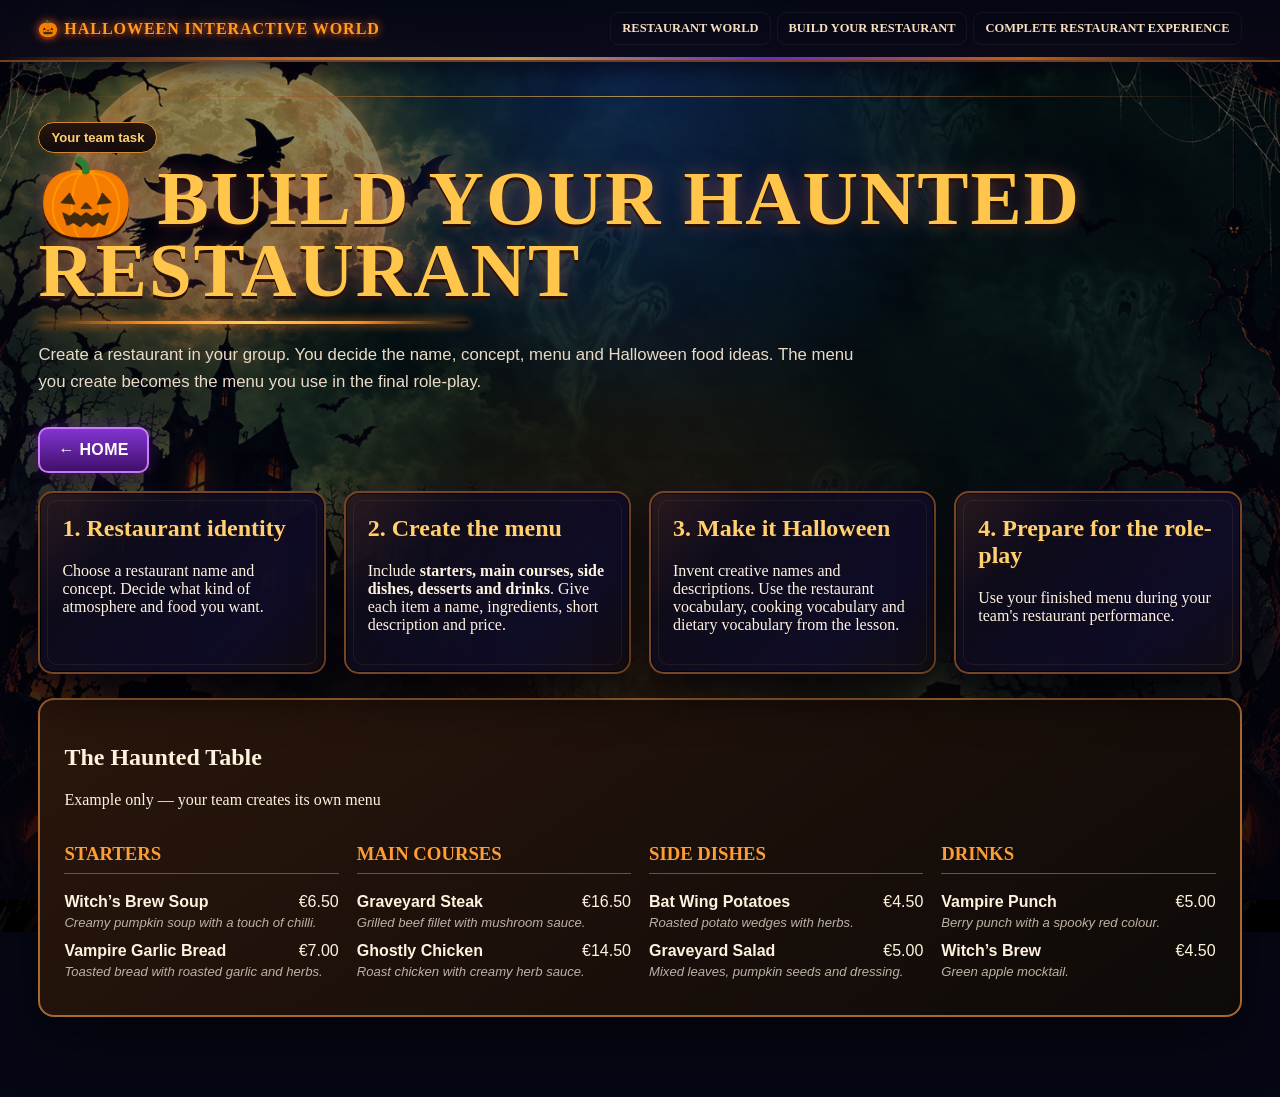
<file: create-restaurant.html>
<!doctype html><html lang="en"><head><meta charset="utf-8"><meta name="viewport" content="width=device-width,initial-scale=1"><title>Build Your Restaurant</title><link rel="stylesheet" href="styles.css"></head><body><header class="topbar"><div class="container nav"><a class="brand" href="index.html">🎃 HALLOWEEN INTERACTIVE WORLD</a><nav class="navlinks"><a href="restaurant.html">Restaurant World</a><a href="create-restaurant.html">Build Your Restaurant</a><a href="ordering.html">Complete Restaurant Experience</a></nav></div></header><main class="container page"><div class="toolbar"><div><span class="pill">Your team task</span><h1>🎃 Build Your Haunted Restaurant</h1><p class="lead">Create a restaurant in your group. You decide the name, concept, menu and Halloween food ideas. The menu you create becomes the menu you use in the final role-play.</p></div><a class="btn secondary" href="index.html">← Home</a></div><section class="grid"><article class="card"><h2>1. Restaurant identity</h2><p>Choose a restaurant name and concept. Decide what kind of atmosphere and food you want.</p></article><article class="card"><h2>2. Create the menu</h2><p>Include <b>starters, main courses, side dishes, desserts and drinks</b>. Give each item a name, ingredients, short description and price.</p></article><article class="card"><h2>3. Make it Halloween</h2><p>Invent creative names and descriptions. Use the restaurant vocabulary, cooking vocabulary and dietary vocabulary from the lesson.</p></article><article class="card"><h2>4. Prepare for the role-play</h2><p>Use your finished menu during your team's restaurant performance.</p></article></section><section class="menu-real" style="margin-top:24px"><h2>The Haunted Table</h2><p class="subtitle">Example only — your team creates its own menu</p><div class="menu-cols"><div><h3>Starters</h3><div class="menu-item"><strong>Witch’s Brew Soup</strong><span>€6.50</span><em>Creamy pumpkin soup with a touch of chilli.</em></div><div class="menu-item"><strong>Vampire Garlic Bread</strong><span>€7.00</span><em>Toasted bread with roasted garlic and herbs.</em></div></div><div><h3>Main courses</h3><div class="menu-item"><strong>Graveyard Steak</strong><span>€16.50</span><em>Grilled beef fillet with mushroom sauce.</em></div><div class="menu-item"><strong>Ghostly Chicken</strong><span>€14.50</span><em>Roast chicken with creamy herb sauce.</em></div></div><div><h3>Side dishes</h3><div class="menu-item"><strong>Bat Wing Potatoes</strong><span>€4.50</span><em>Roasted potato wedges with herbs.</em></div><div class="menu-item"><strong>Graveyard Salad</strong><span>€5.00</span><em>Mixed leaves, pumpkin seeds and dressing.</em></div></div><div><h3>Drinks</h3><div class="menu-item"><strong>Vampire Punch</strong><span>€5.00</span><em>Berry punch with a spooky red colour.</em></div><div class="menu-item"><strong>Witch’s Brew</strong><span>€4.50</span><em>Green apple mocktail.</em></div></div></div></section></main></body></html>
</file>
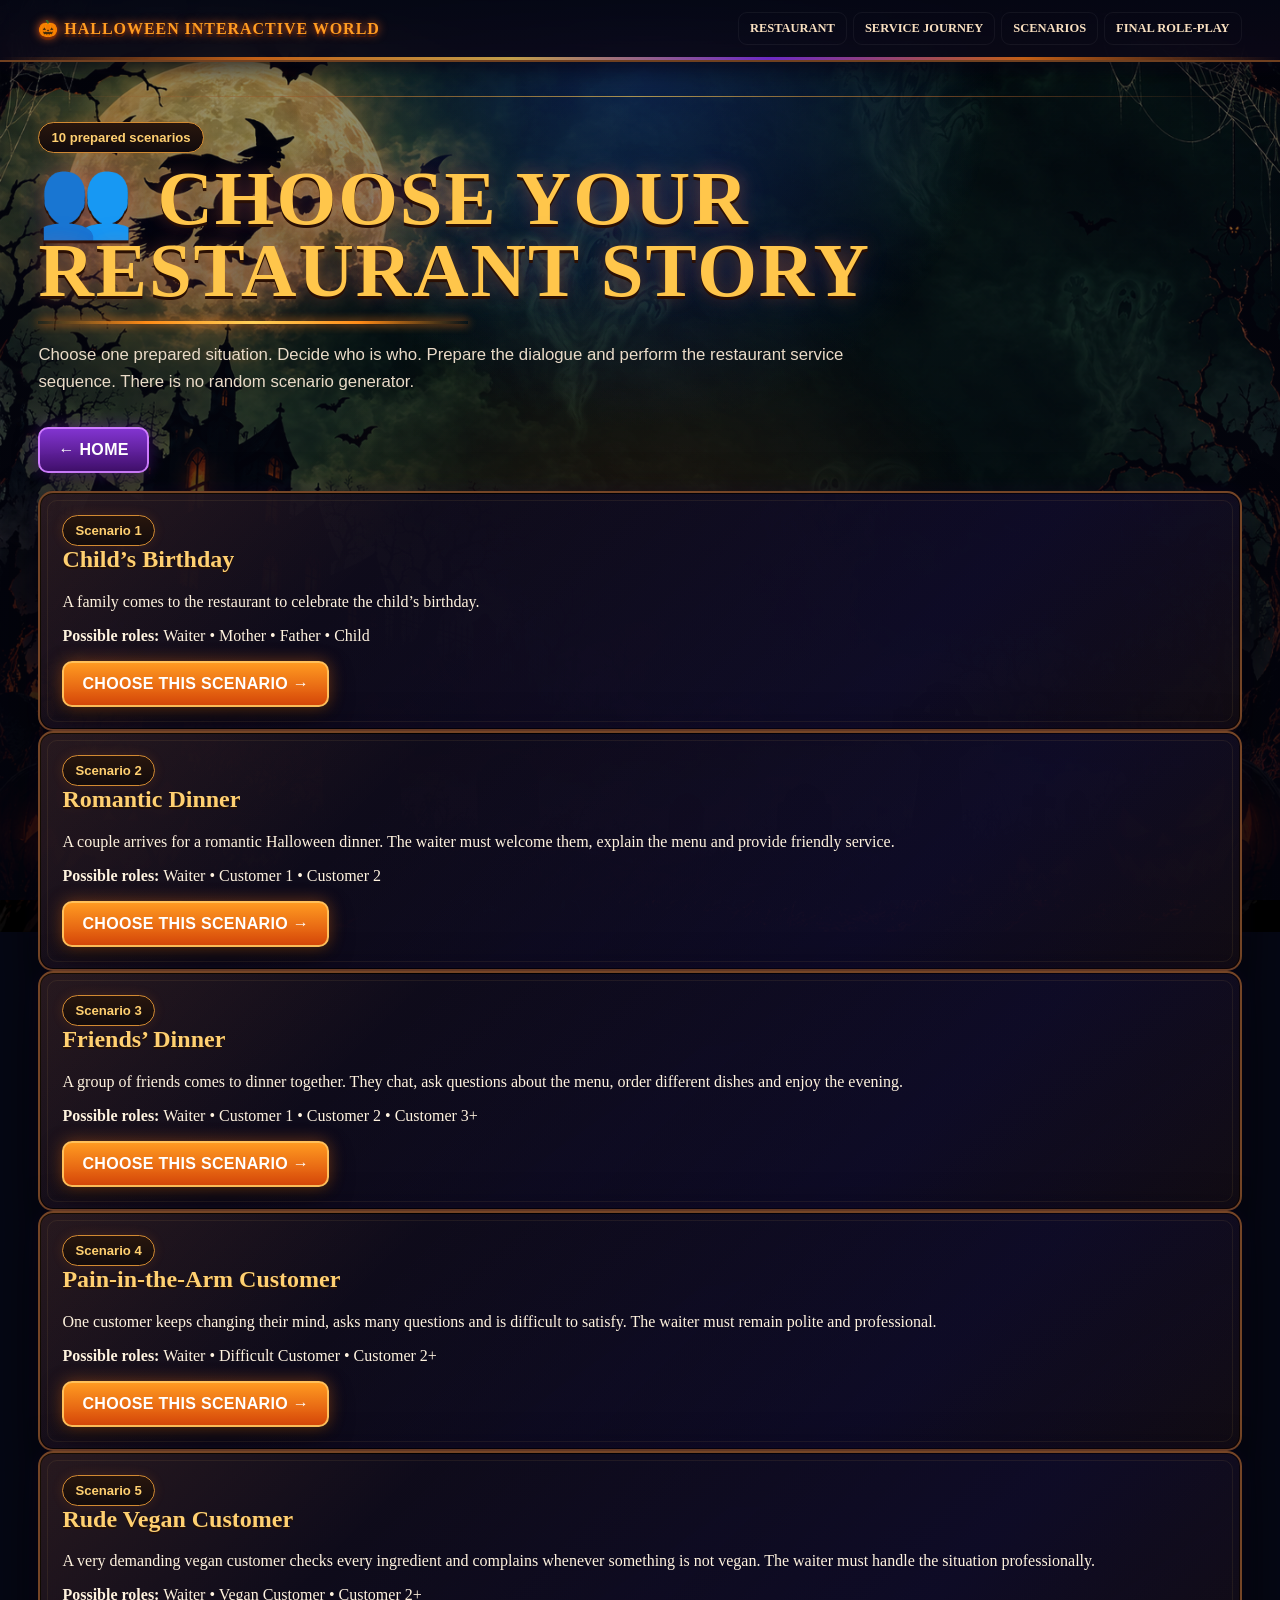
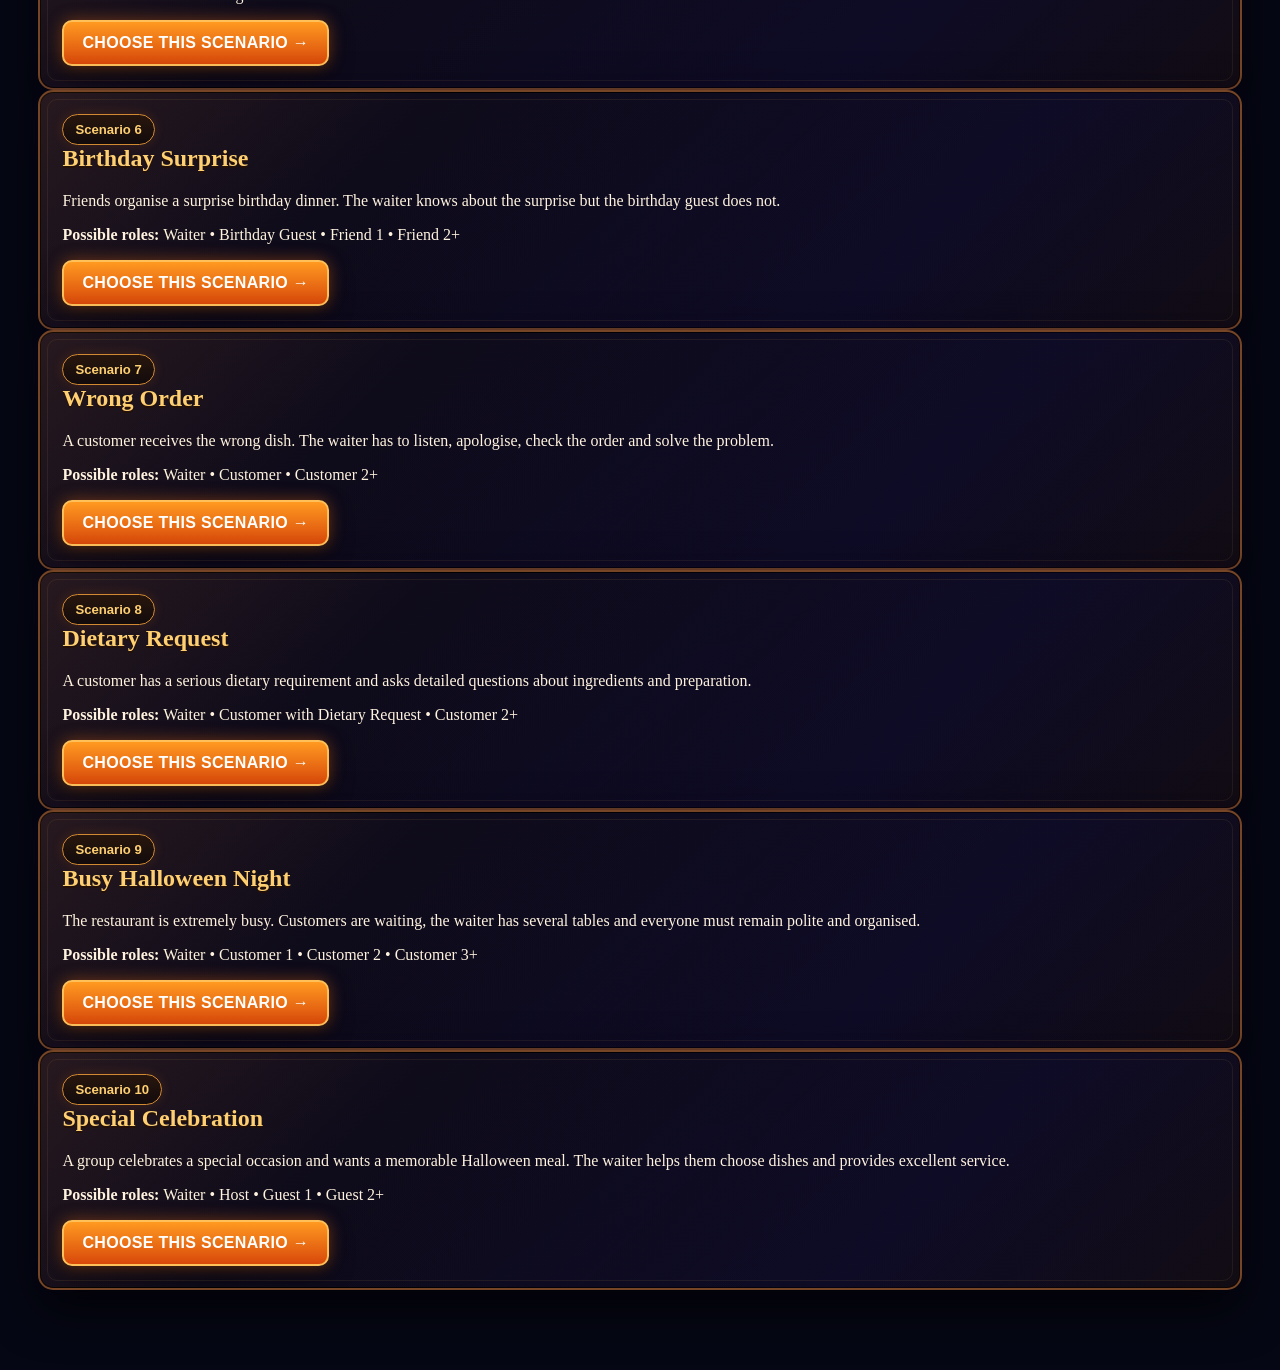
<file: group-prep.html>
<!doctype html><html lang="en"><head><meta charset="utf-8"><meta name="viewport" content="width=device-width,initial-scale=1"><title>Role-Play Scenarios</title><link rel="stylesheet" href="styles.css"></head><body><header class="topbar"><div class="container nav"><a class="brand" href="index.html">🎃 HALLOWEEN INTERACTIVE WORLD</a><nav class="navlinks"><a href="restaurant.html">Restaurant</a><a href="ordering.html">Service Journey</a><a href="group-prep.html">Scenarios</a><a href="roleplay.html">Final Role-Play</a></nav></div></header><main class="container page"><div class="toolbar"><div><span class="pill">10 prepared scenarios</span><h1>👥 Choose Your Restaurant Story</h1><p class="lead">Choose one prepared situation. Decide who is who. Prepare the dialogue and perform the restaurant service sequence. There is no random scenario generator.</p></div><a class="btn secondary" href="index.html">← Home</a></div><section class="scenario-picker" id="scenarios"></section></main><script>
const S=[
['Child’s Birthday','A family comes to the restaurant to celebrate the child’s birthday.','Waiter','Mother','Father','Child'],
['Romantic Dinner','A couple arrives for a romantic Halloween dinner. The waiter must welcome them, explain the menu and provide friendly service.','Waiter','Customer 1','Customer 2'],
['Friends’ Dinner','A group of friends comes to dinner together. They chat, ask questions about the menu, order different dishes and enjoy the evening.','Waiter','Customer 1','Customer 2','Customer 3+'],
['Pain-in-the-Arm Customer','One customer keeps changing their mind, asks many questions and is difficult to satisfy. The waiter must remain polite and professional.','Waiter','Difficult Customer','Customer 2+'],
['Rude Vegan Customer','A very demanding vegan customer checks every ingredient and complains whenever something is not vegan. The waiter must handle the situation professionally.','Waiter','Vegan Customer','Customer 2+'],
['Birthday Surprise','Friends organise a surprise birthday dinner. The waiter knows about the surprise but the birthday guest does not.','Waiter','Birthday Guest','Friend 1','Friend 2+'],
['Wrong Order','A customer receives the wrong dish. The waiter has to listen, apologise, check the order and solve the problem.','Waiter','Customer','Customer 2+'],
['Dietary Request','A customer has a serious dietary requirement and asks detailed questions about ingredients and preparation.','Waiter','Customer with Dietary Request','Customer 2+'],
['Busy Halloween Night','The restaurant is extremely busy. Customers are waiting, the waiter has several tables and everyone must remain polite and organised.','Waiter','Customer 1','Customer 2','Customer 3+'],
['Special Celebration','A group celebrates a special occasion and wants a memorable Halloween meal. The waiter helps them choose dishes and provides excellent service.','Waiter','Host','Guest 1','Guest 2+']
];
document.getElementById('scenarios').innerHTML=S.map((s,i)=>`<article class="card scenario-card"><span class="pill">Scenario ${i+1}</span><h2>${s[0]}</h2><p>${s[1]}</p><p><b>Possible roles:</b> ${s.slice(2).join(' • ')}</p><a class="btn" href="roleplay.html?scenario=${i}">Choose this scenario →</a></article>`).join('');
</script></body></html>
</file>
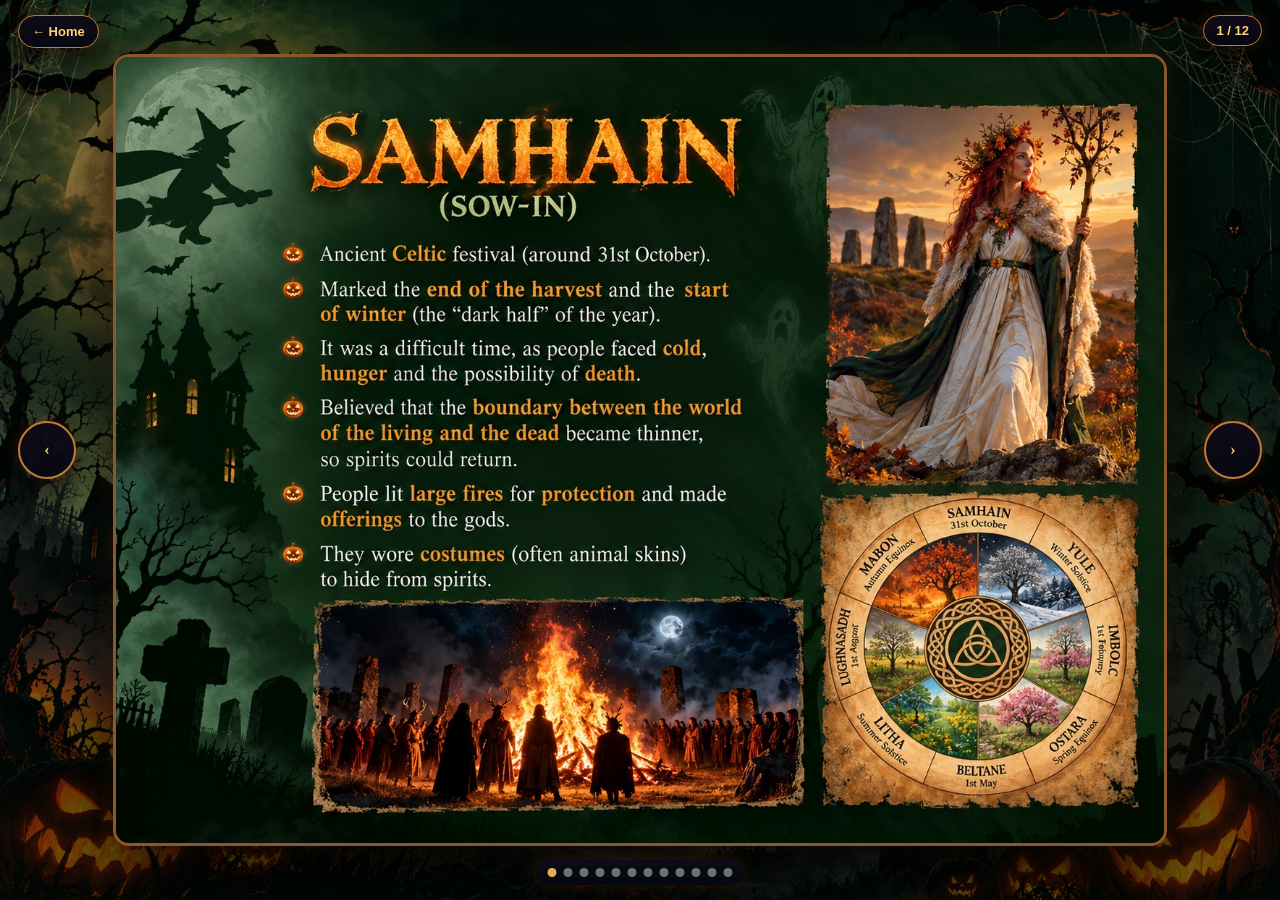
<file: history.html>
<!doctype html>
<html lang="en">
<head>
<meta charset="utf-8">
<meta name="viewport" content="width=device-width,initial-scale=1">
<title>Halloween History — 12 Approved Slides</title>
<style>
html,body{margin:0;width:100%;height:100%;background:#030b08 url('halloween-background.png') center/cover fixed no-repeat;overflow:hidden;font-family:Arial,Helvetica,sans-serif}
#stage{position:fixed;inset:0;display:flex;align-items:center;justify-content:center;background:linear-gradient(rgba(2,12,8,.40),rgba(2,12,8,.55)),url('halloween-background.png') center/cover fixed no-repeat;padding:4.5vh 4vw;box-sizing:border-box}
#slide{max-width:92vw;max-height:88vh;width:auto;height:auto;object-fit:contain;border:2px solid rgba(245,184,61,.35);border-radius:14px;box-shadow:0 25px 80px rgba(0,0,0,.65),0 0 35px rgba(245,184,61,.08)}
button{position:fixed;top:50%;transform:translateY(-50%);z-index:5;width:54px;height:54px;border-radius:50%;border:1px solid #dca54a;background:#071a15e8;color:#f3c66f;font-size:30px;cursor:pointer}
#prev{left:18px}#next{right:18px}
#counter{position:fixed;top:15px;right:18px;z-index:5;color:#f3c66f;background:#071a15e8;border:1px solid #dca54a;border-radius:18px;padding:7px 12px;font:600 13px Arial}
#dots{position:fixed;bottom:15px;left:50%;transform:translateX(-50%);z-index:5;display:flex;gap:7px;padding:8px 11px;border-radius:20px;background:#071a15e8}
.dot{width:9px;height:9px;border-radius:50%;background:#68756e;cursor:pointer}.dot.active{background:#e5ad52}
#home{position:fixed;top:15px;left:18px;z-index:6;color:#f3c66f;background:#071a15e8;border:1px solid #dca54a;border-radius:18px;padding:8px 13px;text-decoration:none;font:700 13px Arial}
</style>
<link rel="stylesheet" href="styles.css">
</head>
<body>
<div id="stage"><img id="slide" alt=""></div>
<a id="home" href="index.html">← Home</a>
<button id="prev" aria-label="Previous slide">‹</button><button id="next" aria-label="Next slide">›</button>
<div id="counter"></div><div id="dots"></div>
<script>
const slides=[
{src:"01-samhain.jpeg",title:"Samhain"},
{src:"02-christianity-all-saints-day.jpeg",title:"Christianity and All Saints' Day"},
{src:"03-halloween-the-name.jpeg",title:"Halloween – The Name"},
{src:"04-jack-o-lanterns.jpeg",title:"The Legend of Jack-o'-Lanterns"},
{src:"05-pumpkins.jpeg",title:"Pumpkins"},
{src:"06-halloween-celebrations.jpeg",title:"Halloween Celebrations"},
{src:"07-trick-or-treating.jpeg",title:"Trick-or-Treating"},
{src:"08-halloween-events.jpeg",title:"Halloween Events"},
{src:"09-pumpkin-records.jpeg",title:"Pumpkin Records"},
{src:"10-giant-pumpkin-pie.jpeg",title:"2010 World Record Pumpkin Pie"},
{src:"11-most-lit-pumpkins.jpeg",title:"Most Lit Pumpkins"},
{src:"12-fastest-pumpkin-carver.jpeg",title:"Fastest Pumpkin Carver"}
];
let i=0;
const img=document.getElementById("slide"),counter=document.getElementById("counter"),dots=document.getElementById("dots");
slides.forEach((s,n)=>{const d=document.createElement("span");d.className="dot";d.title=s.title;d.onclick=()=>show(n);dots.appendChild(d)});
function show(n){i=(n+slides.length)%slides.length;img.src=slides[i].src;img.alt=slides[i].title;counter.textContent=(i+1)+" / "+slides.length;[...dots.children].forEach((d,k)=>d.classList.toggle("active",k===i))}
document.getElementById("next").onclick=()=>show(i+1);
document.getElementById("prev").onclick=()=>show(i-1);
document.addEventListener("keydown",e=>{if(e.key==="ArrowRight"||e.key===" ")show(i+1);if(e.key==="ArrowLeft")show(i-1);if(e.key==="Escape")location.href="index.html"});
let x=0;document.addEventListener("touchstart",e=>x=e.touches[0].clientX,{passive:true});document.addEventListener("touchend",e=>{const dx=e.changedTouches[0].clientX-x;if(Math.abs(dx)>50)show(i+(dx<0?1:-1))},{passive:true});
show(0);
</script>

</body>
</html>
</file>
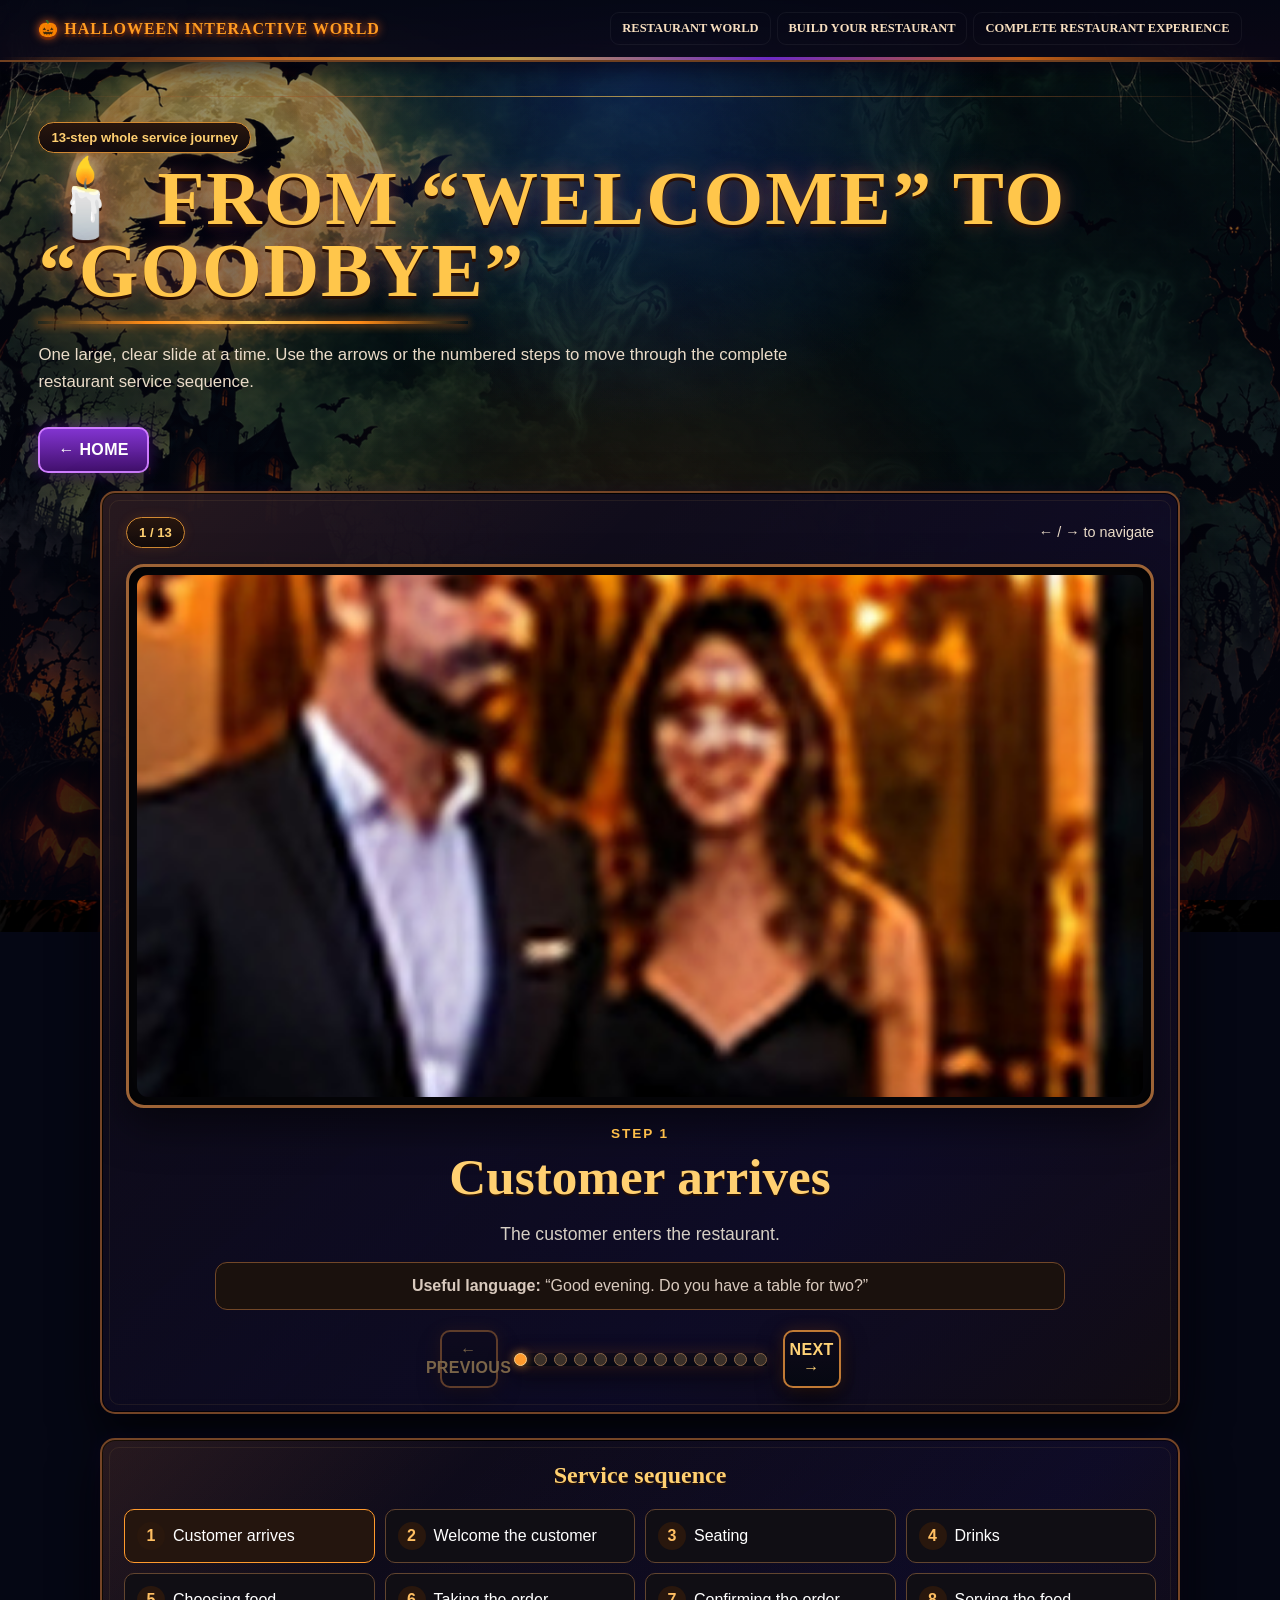
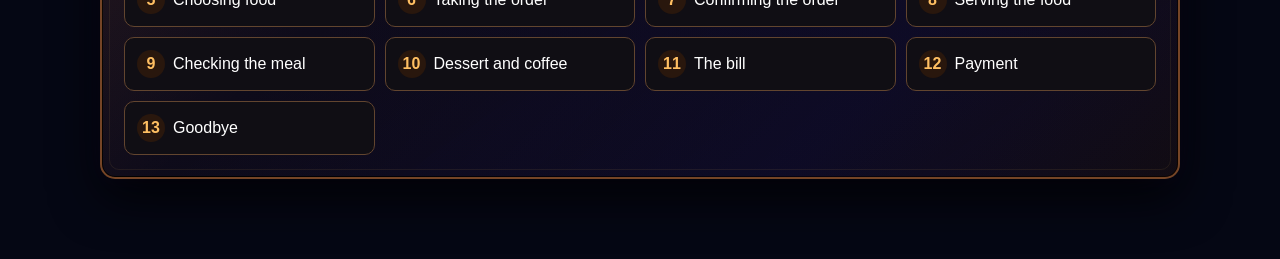
<file: ordering.html>
<!doctype html><html lang="en"><head><meta charset="utf-8"><meta name="viewport" content="width=device-width,initial-scale=1"><title>The Complete Restaurant Experience</title><link rel="stylesheet" href="styles.css"></head><body><header class="topbar"><div class="container nav"><a class="brand" href="index.html">🎃 HALLOWEEN INTERACTIVE WORLD</a><nav class="navlinks"><a href="restaurant.html">Restaurant World</a><a href="create-restaurant.html">Build Your Restaurant</a><a href="ordering.html">Complete Restaurant Experience</a></nav></div></header><main class="container page"><div class="toolbar"><div><span class="pill">13-step whole service journey</span><h1>🕯️ From “Welcome” to “Goodbye”</h1><p class="lead">One large, clear slide at a time. Use the arrows or the numbered steps to move through the complete restaurant service sequence.</p></div><a class="btn secondary" href="index.html">← Home</a></div><section class="service-slide card" aria-live="polite"><div class="service-top"><span class="pill" id="stepCount">1 / 13</span><span class="small">← / → to navigate</span></div><div class="service-image"><img id="stepImage" src="ordering-01.jpg" alt="Customer arrives"></div><div class="service-copy"><div class="service-kicker" id="stepNumber">STEP 1</div><h2 id="stepTitle">Customer arrives</h2><p id="stepDescription">The customer enters the restaurant.</p><div class="notice"><b>Useful language:</b> <span id="stepPhrase">“Good evening. Do you have a table for two?”</span></div></div><div class="service-controls"><button class="btn secondary" id="prev">← Previous</button><div class="service-dots" id="dots"></div><button class="btn" id="next">Next →</button></div></section><section class="service-index card"><h2>Service sequence</h2><div class="service-index-grid" id="indexGrid"></div></section></main><script>
const steps=[
['Customer arrives','The customer enters the restaurant.','ordering-01.jpg','“Good evening. Do you have a table for two?”'],
['Welcome the customer','The waiter greets the customer warmly and makes them feel welcome.','ordering-02.jpg','“Good evening. Welcome. How many people are you?”'],
['Seating','The waiter shows the customer to their table and helps them get seated.','ordering-03.jpg','“This way, please.”'],
['Drinks','The waiter presents the drinks menu and serves the drinks.','ordering-04.jpg','“Would you like something to drink?”'],
['Choosing food','Customers read the menu, choose their food and ask questions if needed.','ordering-05.jpg','“What do you recommend?”'],
['Taking the order','The waiter takes the complete food order and notes special requests.','ordering-06.jpg','“Are you ready to order?”'],
['Confirming the order','The waiter repeats the order and checks that everything is correct.','ordering-07.jpg','“So that’s one steak and one vegan curry. Is that correct?”'],
['Serving the food','The waiter brings the food to the table and checks whether anything else is needed.','ordering-08.jpg','“Here is your steak. Enjoy your meal.”'],
['Checking the meal','The waiter checks that everything is correct and asks whether the customers are enjoying their meal.','ordering-09.jpg','“Is everything alright?”'],
['Dessert and coffee','The waiter offers dessert and coffee or another drink after the main course.','ordering-10.jpg','“Would you like to see the dessert menu?”'],
['The bill','The waiter presents the bill clearly and politely.','ordering-11.jpg','“Here is your bill.”'],
['Payment','The customer pays by cash or card and the waiter completes the payment.','ordering-12.jpg','“Would you like to pay by card or cash?”'],
['Goodbye','The waiter thanks the customers and says goodbye politely.','ordering-13.jpg','“Thank you very much. Have a lovely evening.”']
];
let i=0;const $=id=>document.getElementById(id);
function render(){const s=steps[i];$('stepCount').textContent=`${i+1} / ${steps.length}`;$('stepNumber').textContent=`STEP ${i+1}`;$('stepTitle').textContent=s[0];$('stepDescription').textContent=s[1];$('stepImage').src=s[2];$('stepImage').alt=s[0];$('stepPhrase').textContent=s[3];$('prev').disabled=i===0;$('next').disabled=i===steps.length-1;document.querySelectorAll('.service-dot').forEach((b,n)=>b.classList.toggle('active',n===i));document.querySelectorAll('.service-index-btn').forEach((b,n)=>b.classList.toggle('active',n===i));}
function move(n){i=Math.max(0,Math.min(steps.length-1,i+n));render();}
$('prev').onclick=()=>move(-1);$('next').onclick=()=>move(1);document.addEventListener('keydown',e=>{if(e.key==='ArrowLeft')move(-1);if(e.key==='ArrowRight')move(1)});
$('dots').innerHTML=steps.map((_,n)=>`<button class="service-dot" aria-label="Step ${n+1}" onclick="i=${n};render()"></button>`).join('');
$('indexGrid').innerHTML=steps.map((s,n)=>`<button class="service-index-btn" onclick="i=${n};render()"><span>${n+1}</span>${s[0]}</button>`).join('');render();
</script>
</body></html>
</file>
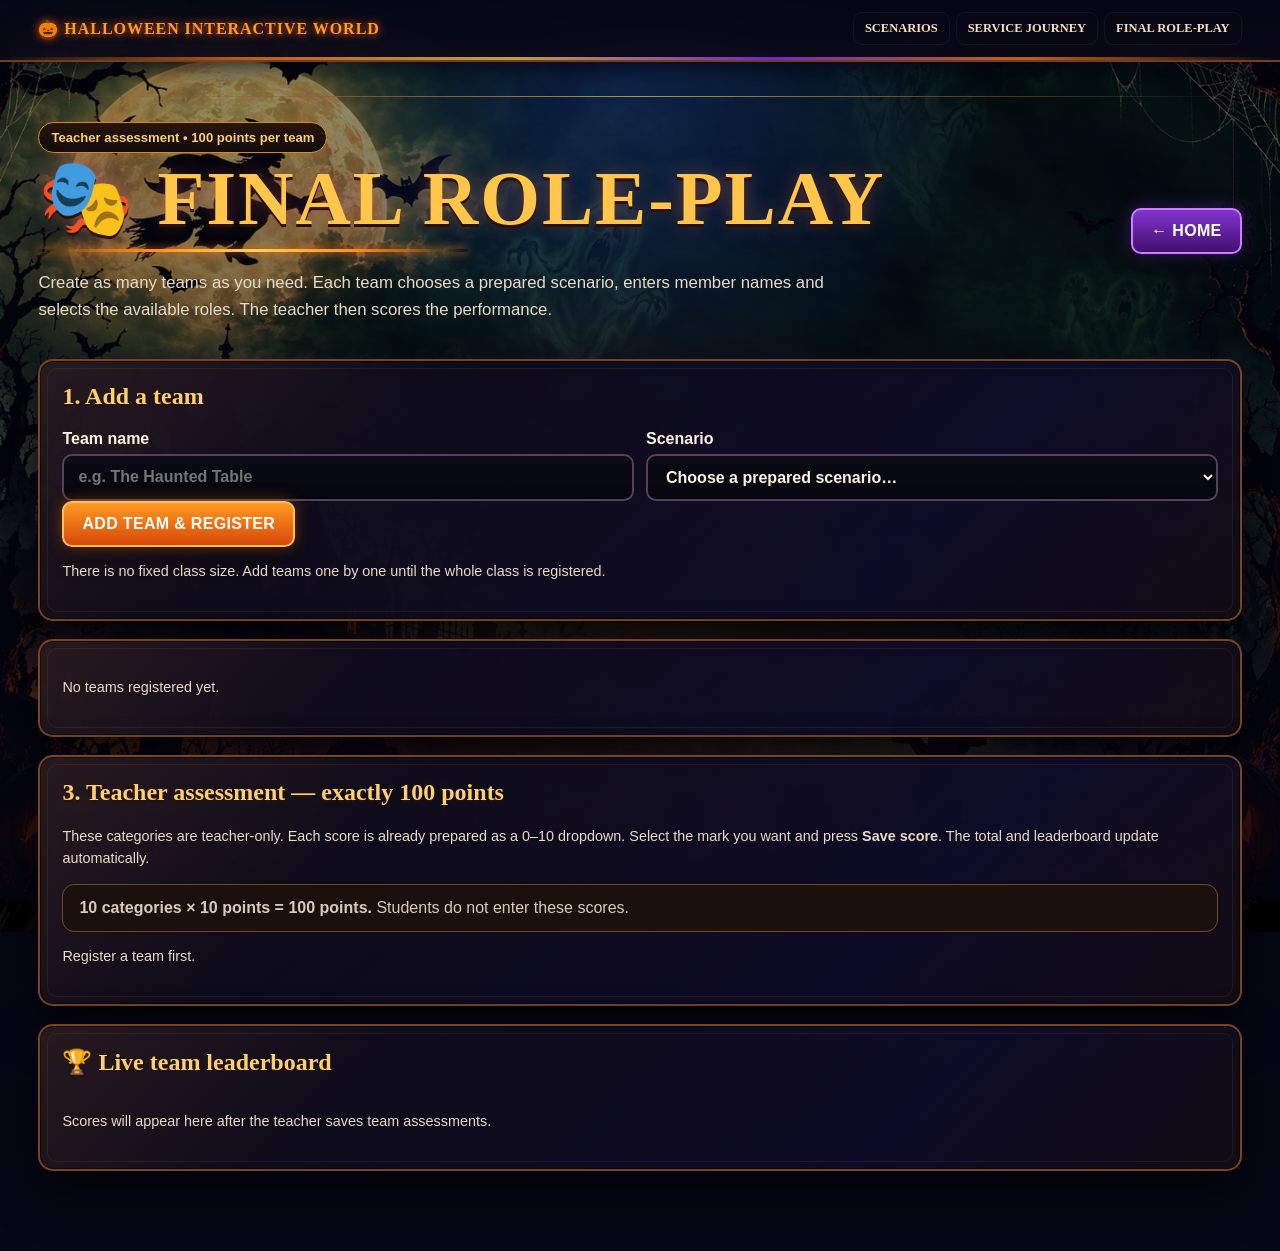
<file: roleplay.html>
<!doctype html><html lang="en"><head><meta charset="utf-8"><meta name="viewport" content="width=device-width,initial-scale=1"><title>Final Role-Play & Teacher Assessment</title><link rel="stylesheet" href="styles.css"></head><body><header class="topbar"><div class="container nav"><a class="brand" href="index.html">🎃 HALLOWEEN INTERACTIVE WORLD</a><nav class="navlinks"><a href="group-prep.html">Scenarios</a><a href="ordering.html">Service Journey</a><a href="roleplay.html">Final Role-Play</a></nav></div></header><main class="container page"><div class="toolbar"><div><span class="pill">Teacher assessment • 100 points per team</span><h1>🎭 Final Role-Play</h1><p class="lead">Create as many teams as you need. Each team chooses a prepared scenario, enters member names and selects the available roles. The teacher then scores the performance.</p></div><a class="btn secondary" href="index.html">← Home</a></div><section class="card teacher-shell"><h2>1. Add a team</h2><div class="member-row"><label>Team name<input id="teamName" placeholder="e.g. The Haunted Table"></label><label>Scenario<select id="scenario"><option value="">Choose a prepared scenario…</option></select></label></div><button class="btn" id="add">Add team & register</button><p class="small">There is no fixed class size. Add teams one by one until the whole class is registered.</p></section><section id="teams" style="margin-top:18px"></section><section class="card teacher-shell" style="margin-top:18px"><h2>3. Teacher assessment — exactly 100 points</h2><p class="small">These categories are teacher-only. Each score is already prepared as a 0–10 dropdown. Select the mark you want and press <b>Save score</b>. The total and leaderboard update automatically.</p><div class="notice"><b>10 categories × 10 points = 100 points.</b> Students do not enter these scores.</div><div id="assessments" style="margin-top:14px"></div></section><section class="card" style="margin-top:18px"><h2>🏆 Live team leaderboard</h2><div id="leaderboard" class="team-board"></div></section><section id="podiumBox" class="card hidden" style="margin-top:18px"><h2>🎉 Final podium</h2><div id="podium" class="podium-final"></div></section></main><script>
const SCENARIOS=[
{name:'Child’s Birthday',roles:['Waiter','Mother','Father','Child']},{name:'Romantic Dinner',roles:['Waiter','Customer 1','Customer 2']},{name:'Friends’ Dinner',roles:['Waiter','Customer 1','Customer 2','Customer 3+']},{name:'Pain-in-the-Arm Customer',roles:['Waiter','Difficult Customer','Customer 2+']},{name:'Rude Vegan Customer',roles:['Waiter','Vegan Customer','Customer 2+']},{name:'Birthday Surprise',roles:['Waiter','Birthday Guest','Friend 1','Friend 2+']},{name:'Wrong Order',roles:['Waiter','Customer','Customer 2+']},{name:'Dietary Request',roles:['Waiter','Customer with Dietary Request','Customer 2+']},{name:'Busy Halloween Night',roles:['Waiter','Customer 1','Customer 2','Customer 3+']},{name:'Special Celebration',roles:['Waiter','Host','Guest 1','Guest 2+']}];
const CATS=['Sequence of service','Restaurant vocabulary','Useful language','English accuracy','Interaction and communication','Role performance','Customer service and politeness','Menu use and understanding','Creativity and naturalness','Preparation and teamwork'];
const esc=s=>String(s??'').replace(/[&<>"']/g,c=>({'&':'&amp;','<':'&lt;','>':'&gt;','"':'&quot;',"'":'&#39;'}[c]));
let teams=JSON.parse(localStorage.getItem('halloweenRoleplayTeams')||'[]');
const $=id=>document.getElementById(id);SCENARIOS.forEach((s,i)=>{const o=document.createElement('option');o.value=i;o.textContent=`${i+1}. ${s.name}`;$('scenario').append(o)});
const qp=new URLSearchParams(location.search).get('scenario');if(qp!==null && SCENARIOS[+qp])$('scenario').value=qp;
function save(){localStorage.setItem('halloweenRoleplayTeams',JSON.stringify(teams))}
function addTeam(){const name=$('teamName').value.trim();const si=+$('scenario').value;if(!name||Number.isNaN(si)){alert('Choose a team name and a prepared scenario.');return}const s=SCENARIOS[si];teams.push({id:Date.now()+Math.random(),name,scenario:si,members:s.roles.map(r=>({name:'',role:r})),scores:Array(10).fill(0),submitted:false});$('teamName').value='';$('scenario').value='';save();render()}
function render(){renderTeams();renderAssessments();renderLeaderboard()}
function renderTeams(){
 $('teams').innerHTML=teams.length?teams.map((t,ti)=>`<section class="card role-team"><div class="toolbar"><div><span class="pill">Team ${ti+1}</span><h2>${esc(t.name)}</h2></div><span class="pill">${esc(SCENARIOS[t.scenario].name)}</span></div><div class="member-row">${t.members.map((m,mi)=>`<label>Member ${mi+1}<input data-mname="${ti}:${mi}" value="${esc(m.name)}" placeholder="Student name"><select data-role="${ti}:${mi}">${SCENARIOS[t.scenario].roles.map(r=>`<option ${m.role===r?'selected':''}>${esc(r)}</option>`).join('')}</select></label>`).join('')}</div><div class="actions"><button class="btn secondary" data-addmember="${ti}">+ Add member</button><button class="btn danger" data-delete="${ti}">Remove team</button></div><p class="small">All roles are preloaded from the selected scenario. You only enter student names and choose the correct role.</p></section>`).join(''):'<div class="card"><p class="small">No teams registered yet.</p></div>';
 document.querySelectorAll('[data-mname]').forEach(x=>x.oninput=()=>{const [t,m]=x.dataset.mname.split(':').map(Number);teams[t].members[m].name=x.value;save()});
 document.querySelectorAll('[data-role]').forEach(x=>x.onchange=()=>{const [t,m]=x.dataset.role.split(':').map(Number);teams[t].members[m].role=x.value;save();renderAssessments()});
 document.querySelectorAll('[data-addmember]').forEach(x=>x.onclick=()=>{teams[+x.dataset.addmember].members.push({name:'',role:SCENARIOS[teams[+x.dataset.addmember].scenario].roles.at(-1)});save();render()});
 document.querySelectorAll('[data-delete]').forEach(x=>x.onclick=()=>{teams.splice(+x.dataset.delete,1);save();render()});
}
function renderAssessments(){
 $('assessments').innerHTML=teams.map((t,ti)=>`<article class="card assessment-card"><div class="toolbar"><div><h3>${esc(t.name)}</h3><span class="small">${esc(SCENARIOS[t.scenario].name)} • ${t.members.length} members</span></div><span class="score-total">${t.scores.reduce((a,b)=>a+b,0)} / 100</span></div><div class="assessment-grid">${CATS.map((c,ci)=>`<label>${ci+1}. ${esc(c)}</label><select data-score="${ti}:${ci}">${Array.from({length:11},(_,n)=>`<option value="${n}" ${t.scores[ci]===n?'selected':''}>${n} / 10</option>`).join('')}</select>`).join('')}</div><button class="btn" data-save-score="${ti}">Save score for ${esc(t.name)}</button><p class="small">${t.submitted?'✓ Assessment saved':'Not yet submitted'}</p></article>`).join('')||'<p class="small">Register a team first.</p>';
 document.querySelectorAll('[data-score]').forEach(x=>x.onchange=()=>{const [t,c]=x.dataset.score.split(':').map(Number);teams[t].scores[c]=+x.value;save();renderAssessments();renderLeaderboard()});
 document.querySelectorAll('[data-save-score]').forEach(x=>x.onclick=()=>{teams[+x.dataset.saveScore].submitted=true;save();renderAssessments();renderLeaderboard();showPodium()});
}
function total(t){return t.scores.reduce((a,b)=>a+b,0)}
function renderLeaderboard(){const r=[...teams].filter(t=>t.submitted).sort((a,b)=>total(b)-total(a));$('leaderboard').innerHTML=r.length?r.map((t,i)=>`<div class="card"><div class="rank">${i+1}. ${esc(t.name)}</div><div>${esc(SCENARIOS[t.scenario].name)}</div><b>${total(t)} / 100</b></div>`).join(''):'<p class="small">Scores will appear here after the teacher saves team assessments.</p>'}
function showPodium(){const r=[...teams].filter(t=>t.submitted).sort((a,b)=>total(b)-total(a));if(!r.length)return;$('podiumBox').classList.remove('hidden');$('podium').innerHTML=[r[1],r[0],r[2]].map((t,i)=>t?`<div class="${i===1?'first':i===0?'second':'third'}"><div class="medal">${i===1?'🏆':i===0?'🥈':'🥉'}</div><b>${i===1?'1st':i===0?'2nd':'3rd'}</b><h3>${esc(t.name)}</h3><p>${total(t)} / 100</p></div>`:'<div></div>').join('')}
$('add').onclick=addTeam;render();
</script></body></html>
</file>
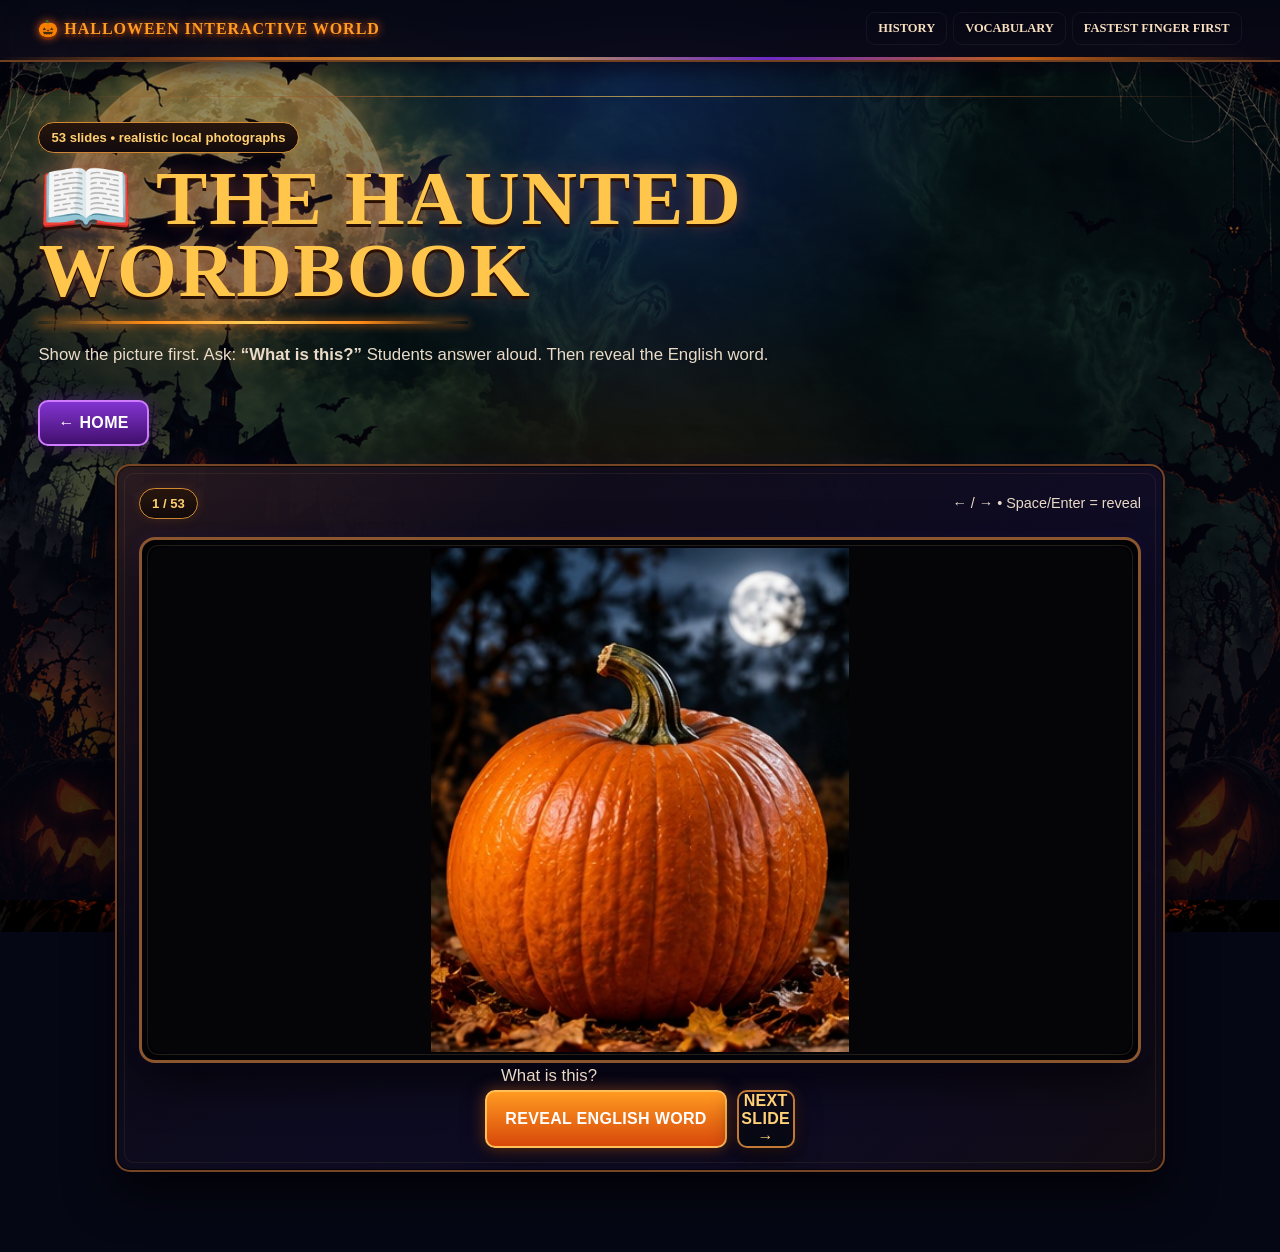
<file: vocabulary.html>
<!doctype html><html lang="en"><head><meta charset="utf-8"><meta name="viewport" content="width=device-width,initial-scale=1"><title>The Haunted Wordbook</title><link rel="stylesheet" href="styles.css"></head><body><header class="topbar"><div class="container nav"><a class="brand" href="index.html">🎃 HALLOWEEN INTERACTIVE WORLD</a><nav class="navlinks"><a href="history.html">History</a><a href="vocabulary.html">Vocabulary</a><a href="fast-touch.html">Fastest Finger First</a></nav></div></header><main class="container page"><div class="toolbar"><div><span class="pill">53 slides • realistic local photographs</span><h1>📖 The Haunted Wordbook</h1><p class="lead">Show the picture first. Ask: <b>“What is this?”</b> Students answer aloud. Then reveal the English word.</p></div><a class="btn secondary" href="index.html">← Home</a></div><section class="card vocabulary-stage center"><div class="toolbar"><span class="pill" id="count">1 / 53</span><span class="small">← / → • Space/Enter = reveal</span></div><div class="vocab-photo"><img id="photo" alt=""></div><div id="prompt" class="lead">What is this?</div><div id="vword" class="vocab-word hidden"></div><div class="actions" style="justify-content:center"><button class="btn" id="reveal">Reveal English word</button><button class="btn secondary" id="next">Next slide →</button></div></section></main><script>
const ITEMS=[
['Pumpkin','vocab-01-pumpkin.jpg'],['Jack-o’-lantern','vocab-02-jack-o-lantern.jpg'],['Candle','vocab-03-candle.jpg'],['Lantern','vocab-04-lantern.jpg'],['Broomstick','vocab-05-broomstick.jpg'],['Cauldron','vocab-06-cauldron.jpg'],['Magic wand','vocab-07-magic-wand.jpg'],['Potion','vocab-08-potion.jpg'],['Tombstone','vocab-09-tombstone.jpg'],['Coffin','vocab-10-coffin.jpg'],['Haunted house','vocab-11-haunted-house.jpg'],['Ghost','vocab-12-ghost.jpg'],['Witch','vocab-13-witch.jpg'],['Vampire','vocab-14-vampire.jpg'],['Zombie','vocab-15-zombie.jpg'],['Skeleton','vocab-16-skeleton.jpg'],['Mummy','vocab-17-mummy.jpg'],['Werewolf','vocab-18-werewolf.jpg'],['Frankenstein Monster','vocab-19-frankenstein-monster.jpg'],['Devil','vocab-20-devil.jpg'],['Demon','vocab-21-demon.jpg'],['Bat','vocab-22-bat.jpg'],['Spider','vocab-23-spider.jpg'],['Spider web','vocab-24-spider-web.jpg'],['Owl','vocab-25-owl.jpg'],['Raven','vocab-26-raven.jpg'],['Rat','vocab-27-rat.jpg'],['Wolf','vocab-28-wolf.jpg'],['Full moon','vocab-29-full-moon.jpg'],['Shadow','vocab-30-shadow.jpg'],['Bonfire','vocab-31-bonfire.jpg'],['Scarecrow','vocab-32-scarecrow.jpg'],['Skull','vocab-33-skull.jpg'],['Bones','vocab-34-bones.jpg'],['Witch hat','vocab-35-witch-hat.jpg'],['Mask','vocab-36-mask.jpg'],['Cape','vocab-37-cape.jpg'],['Fangs','vocab-38-fangs.jpg'],['Horns','vocab-39-horns.jpg'],['Claws','vocab-40-claws.jpg'],['Wings','vocab-41-wings.jpg'],['Tail','vocab-42-tail.jpg'],['Costume','vocab-43-costume.jpg'],['Caramel apple','vocab-44-caramel-apple.jpg'],['Candy corn','vocab-45-candy-corn.jpg'],['Sweets','vocab-46-sweets.jpg'],['Chocolate','vocab-47-chocolate.jpg'],['Lollipop','vocab-48-lollipop.jpg'],['Jelly beans','vocab-49-jelly-beans.jpg'],['Marshmallows','vocab-50-marshmallows.jpg'],['Brownie','vocab-51-brownie.jpg'],['Cake','vocab-52-cake.jpg'],['Popcorn','vocab-53-popcorn.jpg']];
let i=0,shown=false;const $=x=>document.getElementById(x);function render(){const [word,file]=ITEMS[i];$('photo').src=''+file;$('photo').alt=word;$('count').textContent=`${i+1} / ${ITEMS.length}`;$('vword').textContent=word;$('vword').classList.toggle('hidden',!shown);$('prompt').textContent=shown?'The word is:':'What is this?';$('reveal').textContent=shown?'Hide word':'Reveal English word'}function next(){i=(i+1)%ITEMS.length;shown=false;render()}$('reveal').onclick=()=>{shown=!shown;render()};$('next').onclick=next;document.addEventListener('keydown',e=>{if(e.key==='ArrowRight')next();if(e.key==='ArrowLeft'){i=(i-1+ITEMS.length)%ITEMS.length;shown=false;render()}if(e.key==='Enter'||e.key===' '){e.preventDefault();shown=!shown;render()}});render();
</script>
</body></html>
</file>
<file: styles.css>
:root{--bg:#07060a;--panel:#10101aee;--panel2:#171522ee;--orange:#ff7a18;--gold:#ffbf4a;--purple:#8e43ff;--cyan:#19d9d1;--green:#38e26b;--red:#ff4d4d;--text:#fff7ea;--muted:#d6cfc4;--line:#6e3c1f;--shadow:0 20px 55px rgba(0,0,0,.55)}
*{box-sizing:border-box}html{scroll-behavior:smooth}body{margin:0;min-height:100vh;color:var(--text);font-family:Georgia,'Times New Roman',serif;background:#05070b url('halloween-background.png') center/cover fixed no-repeat;position:relative}body:before{content:'';position:fixed;inset:0;background:linear-gradient(180deg,rgba(2,5,12,.35),rgba(5,3,8,.82));pointer-events:none;z-index:-1}body:after{content:'';position:fixed;inset:0;background:radial-gradient(circle at 50% 12%,rgba(255,167,55,.12),transparent 35%),radial-gradient(circle at 85% 80%,rgba(119,47,255,.12),transparent 32%);pointer-events:none;z-index:-1}a{text-decoration:none;color:inherit}button,input,textarea,select{font:inherit}button{cursor:pointer}.container{width:min(1220px,94%);margin:auto}.page{padding:28px 0 70px}.topbar{position:sticky;top:0;z-index:50;background:rgba(5,5,10,.9);backdrop-filter:blur(14px);border-bottom:1px solid #7b3b1e}.nav{display:flex;align-items:center;justify-content:space-between;gap:14px;padding:12px 0}.brand{font-weight:900;letter-spacing:.05em;color:#ff9b2f;text-shadow:0 0 14px rgba(255,116,20,.35)}.navlinks{display:flex;gap:6px;flex-wrap:wrap}.navlinks a{padding:8px 11px;border:1px solid transparent;border-radius:10px;color:#ddd}.navlinks a:hover{border-color:#7d4a28;background:#1a1110;color:#fff}.hero{text-align:center;padding:42px 18px 30px}.hero h1,h1{font-size:clamp(2.3rem,6vw,5rem);line-height:.94;margin:10px 0 18px;text-transform:uppercase;letter-spacing:.03em;text-shadow:0 5px 0 #211006,0 0 28px rgba(255,100,0,.22)}.hero h1 span,h1 span{color:var(--orange)!important}.eyebrow,.mode-badge{display:inline-block;color:#ffd18b;font-weight:900;letter-spacing:.12em;font-size:.86rem;text-transform:uppercase}.lead{font-family:Arial,sans-serif;font-size:1.05rem;line-height:1.6;color:var(--muted);max-width:820px}.center{text-align:center}.small{font-family:Arial,sans-serif;font-size:.9rem;color:#c9c1b5;line-height:1.5}.pill{display:inline-block;padding:7px 12px;border-radius:999px;background:#24130d;border:1px solid #9b5526;color:#ffc56e;font-family:Arial,sans-serif;font-weight:800;font-size:.82rem}.card{background:linear-gradient(145deg,rgba(29,22,30,.95),rgba(8,8,14,.95));border:1px solid #744225;border-radius:18px;box-shadow:var(--shadow);padding:22px;position:relative;overflow:hidden}.card:before{content:'';position:absolute;inset:0;background:linear-gradient(135deg,rgba(255,146,44,.07),transparent 35%,rgba(120,50,255,.05));pointer-events:none}.card>*{position:relative}.card h2,.card h3{margin-top:0}.btn{display:inline-flex;align-items:center;justify-content:center;gap:8px;border:1px solid #ff8b20;background:linear-gradient(180deg,#ff8d20,#d84c0b);color:white;border-radius:12px;padding:12px 18px;font-family:Arial,sans-serif;font-weight:900;box-shadow:0 7px 20px rgba(0,0,0,.3)}.btn:hover{filter:brightness(1.1);transform:translateY(-1px)}.btn.secondary{background:linear-gradient(180deg,#7436b9,#3d146e);border-color:#a25df1}.btn.danger{background:linear-gradient(180deg,#ff5252,#9d1111);border-color:#ff7676}.btn:disabled{opacity:.45;cursor:not-allowed;transform:none}.actions{display:flex;gap:10px;flex-wrap:wrap}.grid{display:grid;grid-template-columns:repeat(auto-fit,minmax(240px,1fr));gap:18px}.mode-banner{display:grid;grid-template-columns:repeat(2,minmax(0,1fr));gap:20px;max-width:1050px;margin:0 auto 22px}.teacher-shell{border-color:#1d9b6d}.student-shell{border-color:#7d42bd}.mode-banner .card{min-height:245px;display:flex;flex-direction:column;justify-content:center}.dashboard-grid{display:grid;grid-template-columns:repeat(3,minmax(0,1fr));gap:16px}.dashboard-grid .card{min-height:145px;transition:.18s}.dashboard-grid .card:hover{transform:translateY(-3px);border-color:#c97835}.toolbar{display:flex;align-items:center;justify-content:space-between;gap:14px;flex-wrap:wrap;margin-bottom:18px}.form{display:grid;gap:12px}.form label,.member-row label{display:grid;gap:6px;font-family:Arial,sans-serif;font-weight:800}.form input,.form textarea,.form select,.member-row input,.member-row select{width:100%;padding:12px 14px;border:1px solid #5d493d;border-radius:10px;background:#090910;color:#fff;outline:none}.form input:focus,.form select:focus,.member-row input:focus,.member-row select:focus{border-color:#ff9c3d;box-shadow:0 0 0 3px rgba(255,135,32,.12)}.question{font-size:clamp(1.25rem,3vw,2rem);line-height:1.25;padding:22px;border:1px solid #a46330;border-radius:16px;background:#20130d;margin:18px 0;font-weight:800}.answers{display:grid;gap:10px}.answer{padding:15px;text-align:left;border:1px solid #5e4d67;background:#11101a;color:#fff;border-radius:12px}.answer:hover{border-color:#a54fff;background:#1c1427}.answer.correct{background:#0f572b;border-color:#52ec7b}.answer.wrong{background:#631919;border-color:#ff6666}.answer.selected{border-color:#ff9b30;background:#322010}.timer{font-family:Arial,sans-serif;font-weight:900;font-size:1.5rem;color:#ffd06b;background:#210e0e;border:1px solid #8d3025;padding:7px 12px;border-radius:10px}.code{font-family:Arial,sans-serif;font-size:2rem;font-weight:900;letter-spacing:.18em;color:#ffe18e;background:#120d0b;border:1px dashed #c26b2a;border-radius:12px;padding:10px 16px;text-align:center}.vocabulary-stage,.restaurant-stage{max-width:1050px;margin:auto;text-align:center}.vocab-photo,.restaurant-photo{background:#08080c;border:3px solid #9d6336;border-radius:16px;padding:8px;box-shadow:inset 0 0 30px #000,0 18px 40px rgba(0,0,0,.5)}.vocab-photo img,.restaurant-photo img{display:block;width:100%;height:min(56vh,560px);object-fit:contain;border-radius:10px;background:#050508}.vocab-word{margin:16px auto;padding:13px 22px;width:min(620px,92%);background:#f0d4a4;color:#24160c;border:3px solid #8d5d2f;border-radius:9px;font-size:clamp(1.8rem,5vw,3.4rem);font-weight:900;box-shadow:0 8px 20px rgba(0,0,0,.35)}.hidden{display:none!important}.menu-real{background:linear-gradient(145deg,#2a160c,#0d0a08);border:2px solid #a96832;border-radius:16px;padding:24px;box-shadow:var(--shadow)}.menu-cols{display:grid;grid-template-columns:repeat(4,1fr);gap:18px}.menu-cols h3{color:#ff9d35;text-transform:uppercase;border-bottom:1px solid #7d4c2d;padding-bottom:8px}.menu-item{display:grid;grid-template-columns:1fr auto;gap:4px;margin:12px 0;font-family:Arial,sans-serif}.menu-item em{grid-column:1/-1;color:#bdb1a5;font-size:.82rem}.notice{padding:14px 16px;border:1px solid #714728;border-radius:12px;background:#1a110d;color:#d9cabe;font-family:Arial,sans-serif}.footer{padding:50px 0;color:#a89c91;text-align:center}.role-choice{display:grid;grid-template-columns:repeat(3,1fr);gap:16px}.role-choice button{text-align:left;color:#fff}.member-row{display:grid;grid-template-columns:repeat(2,1fr);gap:12px}.assessment-grid{display:grid;grid-template-columns:1fr 110px;gap:8px 12px;align-items:center;font-family:Arial,sans-serif}.score-total{font-size:1.5rem;font-weight:900;color:#ffd06b}.team-board{display:grid;gap:10px}.rank{font-size:1.25rem;font-weight:900;color:#ffbf57}.podium-final{display:grid;grid-template-columns:repeat(3,1fr);gap:12px;text-align:center}.first,.second,.third{padding:18px;border-radius:14px;background:#17121a;border:1px solid #75462a}.first{border-color:#e3ae36}.second{border-color:#a9b2c2}.third{border-color:#b46e3b}.restaurant-photo{max-width:900px;margin:auto}.fast-layout{display:grid;grid-template-columns:2fr 1fr;gap:18px}.touch-order{font-family:Arial,sans-serif;line-height:1.8}.section-title{margin:38px 0 14px;color:#ffbf62}.image-card{padding:0;overflow:hidden}.image-card img{display:block;width:100%;height:180px;object-fit:cover}.image-card .body{padding:16px}.image-card h3{margin:0 0 7px;color:#ffd08a}.home-grid{display:grid;grid-template-columns:repeat(4,1fr);gap:16px}.home-grid .image-card{min-height:300px}.home-grid .image-card img{height:170px}.hero-shell{max-width:1100px;margin:auto}.hero-shell .hero-art{display:grid;grid-template-columns:1.15fr .85fr;gap:18px;align-items:stretch}.hero-panel{padding:30px;border:2px solid #8c4e28;border-radius:22px;background:linear-gradient(145deg,rgba(20,10,10,.92),rgba(9,8,14,.92));box-shadow:var(--shadow)}.hero-panel h2{font-size:clamp(1.8rem,4vw,3rem);margin:0 0 10px;color:#ff9a2d}.feature-thumb{min-height:280px;border-radius:20px;overflow:hidden;border:2px solid #73462e;box-shadow:var(--shadow)}.feature-thumb img{width:100%;height:100%;object-fit:cover}.module-card{min-height:340px}.module-card img{height:180px}.module-card .btn{margin-top:8px}.home-note{max-width:1050px;margin:20px auto}.accent-orange{border-color:#b45c24}.accent-purple{border-color:#7d42bd}.accent-cyan{border-color:#208c8c}.accent-green{border-color:#2c8950}@media(max-width:900px){.dashboard-grid,.home-grid{grid-template-columns:repeat(2,1fr)}.menu-cols{grid-template-columns:repeat(2,1fr)}.fast-layout{grid-template-columns:1fr}.hero-shell .hero-art{grid-template-columns:1fr}}@media(max-width:650px){.mode-banner,.dashboard-grid,.home-grid,.role-choice,.member-row,.menu-cols,.podium-final{grid-template-columns:1fr}.nav{align-items:flex-start;flex-direction:column}.navlinks{width:100%}.navlinks a{font-size:.78rem}.page{padding-top:18px}.hero{padding-top:25px}.vocab-photo img,.restaurant-photo img{height:46vh}.assessment-grid{grid-template-columns:1fr 90px}}
.service-slide{max-width:1080px;margin:0 auto 24px;padding:24px}.service-top{display:flex;align-items:center;justify-content:space-between;gap:12px;margin-bottom:16px}.service-image{background:#07070b;border:3px solid #9d6336;border-radius:18px;padding:8px;box-shadow:inset 0 0 30px #000,0 18px 40px rgba(0,0,0,.5)}.service-image img{display:block;width:100%;height:min(58vh,620px);object-fit:cover;border-radius:11px}.service-copy{text-align:center;max-width:900px;margin:18px auto 0}.service-kicker{font-family:Arial,sans-serif;color:#ffbf4a;font-weight:900;letter-spacing:.14em;font-size:.85rem}.service-copy h2{font-size:clamp(2rem,4vw,3.4rem);margin:6px 0 10px;color:#ffd18a}.service-copy p{font-family:Arial,sans-serif;color:#d6cfc4;font-size:1.1rem}.service-copy .notice{max-width:850px;margin:16px auto}.service-controls{display:flex;align-items:center;justify-content:center;gap:16px;margin-top:20px;flex-wrap:wrap}.service-dots{display:flex;gap:7px;align-items:center;justify-content:center;max-width:520px;flex-wrap:wrap}.service-dot{width:13px;height:13px;padding:0;border-radius:50%;border:1px solid #8c6849;background:#3a3029}.service-dot.active{background:#ff9a2d;border-color:#ffd18a;box-shadow:0 0 10px rgba(255,154,45,.65)}.service-index{max-width:1080px;margin:0 auto}.service-index h2{text-align:center;color:#ffbf62}.service-index-grid{display:grid;grid-template-columns:repeat(4,1fr);gap:10px}.service-index-btn{display:flex;align-items:center;gap:8px;text-align:left;padding:12px;border:1px solid #62452f;background:#100e14;color:#fff;border-radius:10px;font-family:Arial,sans-serif}.service-index-btn span{display:inline-flex;align-items:center;justify-content:center;width:28px;height:28px;border-radius:50%;background:#29170d;color:#ffbf62;font-weight:900}.service-index-btn.active{border-color:#ff9a2d;background:#24150e}.service-index-btn:hover{border-color:#ff9a2d}@media(max-width:700px){.service-image img{height:46vh}.service-index-grid{grid-template-columns:repeat(2,1fr)}.service-controls{gap:8px}}@media(max-width:450px){.service-index-grid{grid-template-columns:1fr}}
/* Haunted Restaurant vocabulary + game */
.restaurant-question{font-family:Georgia,serif;font-size:clamp(1.4rem,3vw,2.2rem);color:#f4dfbd;margin:16px 0 12px}.restaurant-stage .restaurant-photo{max-width:980px;margin:0 auto}.restaurant-stage .restaurant-photo img{display:block;width:100%;height:min(58vh,620px);object-fit:cover;border-radius:16px;border:3px solid #8d5c35;background:#08070b}.game-grid{display:grid;grid-template-columns:minmax(0,1fr) 300px;gap:20px}.customer-card{display:grid;grid-template-columns:220px 1fr;gap:20px;align-items:center;background:#100e14;border:1px solid #65452e;border-radius:16px;padding:16px;margin:18px 0}.customer-art img{display:block;width:100%;aspect-ratio:1/1;object-fit:cover;border-radius:12px}.choice-grid{display:grid;grid-template-columns:repeat(2,minmax(0,1fr));gap:12px;margin:14px 0 18px}.choice{min-height:64px;padding:14px;border:1px solid #604630;border-radius:12px;background:#17131a;color:#f5eadb;font-weight:800;font-size:1rem;cursor:pointer}.choice:hover{border-color:#d58a38}.choice.selected{border-color:#ff9b30;background:#322010;box-shadow:inset 0 0 0 2px rgba(255,155,48,.2)}.chips{display:flex;flex-wrap:wrap;gap:8px;margin-top:12px}.chips .pill{margin:0}.hidden{display:none!important}@media(max-width:760px){.game-grid{grid-template-columns:1fr}.customer-card{grid-template-columns:1fr}.choice-grid{grid-template-columns:1fr}}

/* Reference graphic style pass */
:root{--bg:#090c18;--panel:#101426e8;--gold:#ffb52e;--orange:#ff6b16;--purple:#7c2cff;--cyan:#00d8ff;--green:#52ef63;--pink:#ff2bc2;--text:#fff3df;--muted:#d6c9b7}
body{background:#070914 url('halloween-background.png') center/cover fixed no-repeat;color:var(--text)}
body:before{background:linear-gradient(125deg,rgba(255,108,18,.12),transparent 30%,rgba(85,30,255,.16) 70%,rgba(0,214,255,.07));}
.card,.panel,.session-card,.auth-panel{background:linear-gradient(145deg,rgba(17,23,43,.94),rgba(8,11,24,.96));border-color:#6b4b2d;border-radius:16px;box-shadow:0 16px 45px #000b,inset 0 0 30px rgba(255,122,21,.05)}
.btn{border-radius:10px;border-color:#ffffff33;box-shadow:0 0 12px rgba(255,107,22,.14)}
.btn.green{background:linear-gradient(180deg,#2cbf55,#087a2a);border-color:#52ef63}.btn.purple{background:linear-gradient(180deg,#8a3bff,#4a13a4);border-color:#b681ff}.btn.cyan{background:linear-gradient(180deg,#10b7d4,#087b91);border-color:#53eaff}.btn.orange{background:linear-gradient(180deg,#ff8a1d,#cf4307)}
.landing{min-height:100vh;display:grid;place-items:center;padding:24px}.landing-frame{width:min(1180px,96vw);padding:clamp(20px,4vw,48px);border:2px solid #6b4b2d;border-radius:28px;background:linear-gradient(145deg,rgba(10,13,28,.70),rgba(7,8,17,.82));box-shadow:0 25px 80px #000b,inset 0 0 70px rgba(124,44,255,.07)}
.landing-brand{text-align:center}.landing-brand h1{font-size:clamp(3rem,8vw,6.5rem);margin:12px 0;color:#ff8a19;text-shadow:0 3px 0 #5c1600,0 0 28px #ff6b1655}.landing-brand h1 span{color:#ffd05b!important}.landing-brand p{font:700 1rem Arial;color:#f6ddbf;letter-spacing:.12em}.access-grid{display:grid;grid-template-columns:repeat(2,minmax(0,1fr));gap:22px;max-width:900px;margin:35px auto}.access-card{min-height:220px;display:flex;flex-direction:column;align-items:center;justify-content:center;text-align:center;border:2px solid #6b4b2d;border-radius:22px;background:linear-gradient(160deg,rgba(21,35,72,.90),rgba(17,19,38,.96));box-shadow:0 16px 45px #0009;transition:.18s}.access-card:hover{transform:translateY(-4px)}.access-card h2{font-size:clamp(1.4rem,3vw,2.1rem);margin:8px 0;color:#ffd08a}.access-card p{font:14px Arial;color:#ddd0c2}.access-card strong{padding:11px 20px;border-radius:10px;color:#fff;font:900 14px Arial}.teacher-access{border-color:#52ef63}.teacher-access strong{background:#168b38;box-shadow:0 0 18px #52ef6344}.student-access{border-color:#ff2bc2}.student-access strong{background:#8b22b8;box-shadow:0 0 18px #ff2bc244}.access-icon{font-size:58px}.journey-strip{display:flex;justify-content:center;align-items:center;gap:12px;flex-wrap:wrap;font:900 12px Arial;color:#ffcb68;letter-spacing:.08em}.journey-strip i{color:#7c2cff;font-style:normal}.auth-screen{min-height:82vh;display:grid;place-items:center}.auth-panel{width:min(960px,96vw);padding:clamp(24px,4vw,46px);text-align:center}.auth-panel h1{margin-bottom:8px}.session-grid,.student-game-grid{display:grid;grid-template-columns:repeat(3,minmax(0,1fr));gap:16px}.session-card{padding:18px;border:2px solid #6b4b2d;border-radius:16px}.session-card h2{margin-top:0;color:#ffd08a;font-size:1.2rem}.session-card input{width:100%;padding:12px;border-radius:9px;border:1px solid #ffffff33;background:#090c18;color:#fff;margin:8px 0 10px}.session-card .btn{margin:5px;width:calc(100% - 10px)}.section-heading{color:#ffb52e;margin:30px 0 14px}.remote-launch{margin-top:22px;padding:22px;border:2px solid #00d8ff66;border-radius:16px;background:#0c1425cc;text-align:center}.remote-link{display:inline-block;margin-top:10px;color:#00d8ff;font:800 12px Arial}.remote-controls{display:flex;gap:10px;flex-wrap:wrap;justify-content:center;margin-top:14px}.remote-chip{font:800 12px Arial;color:#ffcf7a;background:#151a31;border:1px solid #ffffff22;border-radius:9px;padding:8px 12px}
@media(max-width:760px){.access-grid,.session-grid,.student-game-grid{grid-template-columns:1fr}.journey-strip{gap:7px;font-size:10px}}

.remote-panel{margin:22px auto;padding:18px;border:1px solid #00d8ff55;border-radius:16px;background:#0b1222cc;max-width:760px}.remote-grid{display:grid;grid-template-columns:repeat(2,1fr);gap:12px}.remote-grid .btn{min-height:58px}@media(max-width:600px){.remote-grid{grid-template-columns:1fr}}

/* Independent presentation access */
.presentation-access{margin:26px 0 8px;padding:24px;border:1px solid rgba(245,184,61,.22);border-radius:22px;background:rgba(5,5,12,.58);box-shadow:0 18px 50px rgba(0,0,0,.28)}
.section-heading{margin-bottom:18px}.section-heading h2{margin:.25em 0 .2em}.quick-grid{display:grid;grid-template-columns:repeat(auto-fit,minmax(190px,1fr));gap:12px}.quick-card{display:flex;flex-direction:column;gap:5px;padding:17px;border:1px solid rgba(255,255,255,.12);border-radius:16px;background:rgba(255,255,255,.045);color:inherit;text-decoration:none;transition:transform .15s ease,border-color .15s ease,background .15s ease}.quick-card:hover{transform:translateY(-2px);border-color:rgba(245,184,61,.5);background:rgba(245,184,61,.08)}.quick-card span{font-size:27px}.quick-card b{font-size:1rem}.quick-card small{opacity:.7}.presentation-access .eyebrow{letter-spacing:.12em}

/* Restaurant image quality + loading stability */
.restaurant-stage .restaurant-photo{position:relative;min-height:min(58vh,620px);background:#08070b;border-radius:16px;overflow:hidden}
.restaurant-stage .restaurant-photo img{display:block;width:100%;height:min(58vh,620px);object-fit:cover;object-position:center;image-rendering:auto}
.photo-error{position:absolute;inset:0;display:grid;place-items:center;padding:30px;text-align:center;font-family:Arial,sans-serif;font-weight:900;color:#ffd18a;background:radial-gradient(circle at center,rgba(35,20,12,.95),rgba(5,6,12,.98));border:3px solid #8d5c35;border-radius:16px}

/* Landing page visual refresh — reference-inspired, content/function unchanged */
.landing-v2-body{background:#08070d url('halloween-background.png') center top/cover fixed no-repeat;overflow-x:hidden}
.landing-v2-body:before{background:linear-gradient(180deg,rgba(5,5,14,.16),rgba(5,3,8,.68) 78%,rgba(5,3,8,.82))}
.landing-v2-body:after{background:radial-gradient(circle at 50% 7%,rgba(52,126,255,.22),transparent 31%),radial-gradient(circle at 50% 65%,rgba(255,102,0,.12),transparent 38%)}
.landing-v2{width:min(1480px,98vw);margin:0 auto;padding:18px 18px 30px;position:relative}
.landing-v2-header{text-align:center;padding:8px 10px 18px;filter:drop-shadow(0 12px 24px #000c)}
.landing-v2-title{font-family:Georgia,'Times New Roman',serif;font-weight:900;font-size:clamp(3rem,7.2vw,7.2rem);line-height:.78;letter-spacing:.025em;color:#ff9b1f;text-transform:uppercase;text-shadow:0 4px 0 #4c1704,0 0 12px #ff641c,0 0 34px #ff8a1455}
.landing-v2-title span{font-size:.58em;color:#ffc94f!important;text-shadow:0 3px 0 #4c1704,0 0 20px #ff8a1455}
.landing-v2-tagline{display:inline-block;margin-top:16px;padding:7px 24px;border-top:2px solid #9b5a2a;border-bottom:2px solid #9b5a2a;background:rgba(8,7,12,.74);color:#ffd487;font-size:clamp(1rem,2vw,1.5rem);font-weight:800;letter-spacing:.08em;box-shadow:0 7px 20px #0008}
.spooky-sign{position:absolute;left:18px;top:22px;z-index:4;width:190px;padding:18px 12px;text-align:center;font-weight:900;font-size:clamp(.8rem,1.2vw,1.15rem);line-height:1.03;color:#3b1d0b;background:linear-gradient(180deg,#a8753f,#70441f);border:4px solid #3a2110;border-radius:9px;box-shadow:0 9px 24px #000b, inset 0 0 16px #ffd47a55;transform:rotate(-1.5deg)}
.mode-row{display:grid;grid-template-columns:1fr 1fr;gap:18px;max-width:1040px;margin:4px auto 18px;position:relative;z-index:2}
.mode-panel{min-height:150px;padding:20px 24px;display:flex;flex-direction:column;align-items:center;justify-content:center;text-align:center;text-decoration:none;border:3px solid;border-radius:18px;background:linear-gradient(145deg,rgba(9,13,19,.92),rgba(8,7,13,.92));box-shadow:0 18px 42px #000b,inset 0 0 28px rgba(255,255,255,.035);transition:.16s ease}
.mode-panel:hover{transform:translateY(-3px) scale(1.01)}
.teacher-mode{border-color:#46ed61;box-shadow:0 18px 42px #000b,0 0 24px #3aff5d33,inset 0 0 30px #3aff5d10}.student-mode{border-color:#f034e6;box-shadow:0 18px 42px #000b,0 0 24px #f034e633,inset 0 0 30px #f034e610}
.mode-title{font-size:clamp(1.5rem,3vw,2.4rem);font-weight:900;text-transform:uppercase}.teacher-mode .mode-title{color:#71ff70;text-shadow:0 0 13px #48ff5a66}.student-mode .mode-title{color:#ff59ef;text-shadow:0 0 13px #ff36e966}
.mode-sub{margin:4px 0 14px;color:#ffe6c3;font:700 1rem Arial,sans-serif;letter-spacing:.04em}.mode-button{display:flex;align-items:center;justify-content:center;gap:18px;min-width:250px;padding:11px 20px;border-radius:12px;color:#fff;font:900 1rem Arial,sans-serif;background:#10752d;box-shadow:0 0 18px #43ff6d55}.student-mode .mode-button{background:#8524b9;box-shadow:0 0 18px #ff32e855}.mode-button b{font-size:1.7em;line-height:.6}
.module-grid{display:grid;grid-template-columns:repeat(4,1fr);gap:12px;position:relative;z-index:2}
.module-card-v2,.bottom-card-v2{position:relative;overflow:hidden;min-width:0;text-decoration:none;color:#fff;border:2px solid #7d4c2a;border-radius:12px;background:linear-gradient(180deg,rgba(11,12,18,.92),rgba(8,7,12,.97));box-shadow:0 12px 30px #000b,inset 0 0 20px #ff9b2a12;transition:.16s ease}
.module-card-v2:hover,.bottom-card-v2:hover{transform:translateY(-3px);border-color:#c98a3f;box-shadow:0 16px 35px #000c,0 0 18px #ff9b2a22}
.module-card-v2 h2,.bottom-card-v2 h2{margin:0;padding:10px 8px 8px;text-align:center;color:#ffd17b;font-size:clamp(.95rem,1.55vw,1.4rem);line-height:1.05;text-transform:uppercase;text-shadow:0 2px 0 #1a0903}
.module-card-v2 .art{height:145px;background-image:linear-gradient(180deg,transparent 55%,rgba(4,4,8,.65)),var(--art);background-position:center;background-size:cover;background-repeat:no-repeat;border-top:1px solid #8c562f;border-bottom:1px solid #6c4024}
.module-card-v2 p,.bottom-card-v2 p{min-height:48px;margin:0;padding:9px 12px 4px;text-align:center;color:#f5e9d8;font-size:.92rem;line-height:1.2;text-shadow:0 1px 3px #000}
.module-btn{display:flex;width:max-content;min-width:126px;margin:7px auto 12px;padding:8px 22px;align-items:center;justify-content:center;gap:16px;border:2px solid #fff8;border-radius:999px;color:#fff;font:900 .88rem Arial,sans-serif;box-shadow:0 0 14px currentColor;text-transform:uppercase}.module-btn b{font-size:1.5em;line-height:.5}.orange{background:#ed6511}.purple{background:#7023c4}.green{background:#38a823}.pink{background:#e91d9d}.blue{background:#0875d1}.gold{background:#d49a08}.cyan{background:#0b9eb3}.red{background:#e52c25}
.bottom-row-v2{display:grid;grid-template-columns:1fr 1fr;gap:18px;max-width:930px;margin:12px auto 0;position:relative;z-index:2}.bottom-card-v2{display:grid;grid-template-columns:1fr 1.2fr;grid-template-rows:auto 1fr auto;padding:0}.bottom-card-v2 h2{grid-column:1/-1}.bottom-card-v2 .bottom-art{grid-column:1;grid-row:2/4;min-height:145px;background-image:linear-gradient(90deg,transparent,rgba(5,4,8,.25)),var(--art);background-position:center;background-size:cover}.bottom-card-v2 p{grid-column:2;grid-row:2;align-self:center}.bottom-card-v2 .module-btn{grid-column:2;grid-row:3;margin:4px auto 12px}.bottom-card-v2 p{min-height:auto}
@media(max-width:1100px){.spooky-sign{position:relative;left:auto;top:auto;margin:0 auto 8px}.module-grid{grid-template-columns:repeat(2,1fr)}.landing-v2-title{font-size:clamp(2.8rem,8vw,6rem)}}
@media(max-width:680px){.landing-v2{padding:10px 8px 22px}.mode-row,.bottom-row-v2{grid-template-columns:1fr}.module-grid{grid-template-columns:1fr}.module-card-v2 .art{height:190px}.bottom-card-v2{display:block}.bottom-card-v2 .bottom-art{min-height:190px}.bottom-card-v2 p{padding:10px 14px}.landing-v2-tagline{font-size:.9rem}.mode-panel{min-height:135px}.mode-button{min-width:220px}}

/* Haunted Restaurant vocabulary: preserve the complete photograph and avoid enlarging low-resolution source assets. */
.restaurant-stage .restaurant-photo{display:flex;align-items:center;justify-content:center;min-height:min(58vh,620px);padding:12px;background:#08070b;border-radius:16px;overflow:hidden;}
.restaurant-stage .restaurant-photo img{display:block;width:100%;height:min(58vh,620px);object-fit:contain;object-position:center;border-radius:12px;border:3px solid #8d5c35;background:#08070b;image-rendering:auto;}
.restaurant-stage .restaurant-photo img.natural-size{width:auto;height:auto;max-width:100%;max-height:min(58vh,620px);object-fit:contain;}
.restaurant-stage .restaurant-photo img.wide-photo{width:100%;height:min(58vh,620px);object-fit:contain;}


/* =========================================================
   HAUNTED NIGHT — GLOBAL VISUAL SYSTEM
   Reference-inspired: cinematic blue/purple night, orange/gold
   gothic frames, glowing controls, ornate presentation panels.
   Functionality/content intentionally unchanged.
   ========================================================= */
:root{
  --hn-night:#07091b;--hn-blue:#1b5dff;--hn-purple:#8f2cff;--hn-orange:#ff8b16;
  --hn-gold:#ffc84b;--hn-cyan:#21dff4;--hn-green:#55ff63;--hn-pink:#ff36e7;
  --hn-panel:rgba(8,10,23,.90);--hn-panel2:rgba(18,12,31,.94);--hn-border:#6e4327;
}
body:not(.landing-v2-body){
  background:#050714 url('halloween-background.png') center/cover fixed no-repeat;
  font-family:Georgia,'Times New Roman',serif;
}
body:not(.landing-v2-body):before{
  background:linear-gradient(180deg,rgba(6,8,26,.38),rgba(4,5,16,.82));
}
body:not(.landing-v2-body):after{
  background:radial-gradient(circle at 50% 8%,rgba(41,103,255,.24),transparent 34%),radial-gradient(circle at 50% 72%,rgba(255,100,0,.14),transparent 42%);
}
.topbar{
  background:linear-gradient(180deg,rgba(5,7,20,.96),rgba(12,8,23,.88));
  border-bottom:2px solid #704020;
  box-shadow:0 5px 25px #000b,0 0 20px #6d2dff22;
}
.topbar:after{content:"";display:block;height:3px;background:linear-gradient(90deg,transparent,#ff7c17,#ffd15b,#8e35ff,#ff7c17,transparent);opacity:.75}
.brand{color:#ff9d22;text-shadow:0 0 10px #ff641b,0 3px 0 #321004;letter-spacing:.06em}
.navlinks a{color:#f8dfbf;border:1px solid #ffffff0d;border-radius:9px;text-transform:uppercase;font-weight:800;font-size:.78rem}
.navlinks a:hover{border-color:#ff9a31;background:#21100e;color:#fff0ce;box-shadow:0 0 12px #ff7b2538}
.page{padding:34px 0 80px}
.page:before{content:"";display:block;height:1px;background:linear-gradient(90deg,transparent,#9b5a2a,#ffd05a,#9b5a2a,transparent);margin-bottom:25px;opacity:.65}
.hero,.toolbar{position:relative}
.hero h1,.toolbar h1{color:#ffc64b;text-shadow:0 3px 0 #2b1004,0 0 18px #ff7a1c55,0 0 34px #6735ff33;letter-spacing:.025em}
.hero h1:after,.toolbar h1:after{content:"";display:block;width:min(430px,70%);height:3px;margin:14px auto 0;background:linear-gradient(90deg,transparent,#ff8b17,#ffd15a,#ff8b17,transparent);box-shadow:0 0 10px #ff7a18}
.toolbar h1:after{margin-left:0}
.card,.mode-banner .card,.presentation-access,.remote-panel{
  background:linear-gradient(145deg,rgba(19,13,31,.96),rgba(5,8,19,.95));
  border:2px solid #754526;
  border-radius:15px;
  box-shadow:0 18px 48px #000c,0 0 0 1px #000 inset,0 0 22px #7a2dff12;
}
.card:before{background:linear-gradient(135deg,rgba(255,153,39,.09),transparent 28%,rgba(85,40,255,.07) 72%,rgba(255,93,21,.05));}
.card:after{content:"";position:absolute;inset:7px;border:1px solid #ffcf6914;border-radius:10px;pointer-events:none}
.btn{border:2px solid #ffc05a;background:linear-gradient(180deg,#ff9a21,#d8480a);box-shadow:0 0 16px #ff781d66,0 8px 22px #0008;text-transform:uppercase;letter-spacing:.02em}
.btn.secondary{border-color:#cf7cff;background:linear-gradient(180deg,#8234d0,#42106e);box-shadow:0 0 17px #9a31ff55,0 8px 22px #0008}
.btn.danger{border-color:#ff7d68;box-shadow:0 0 17px #ff322f44,0 8px 22px #0008}
.pill{background:linear-gradient(180deg,#28160d,#120b0c);border:1px solid #d28a32;color:#ffd071;box-shadow:0 0 12px #ff7a1822}
.code{background:linear-gradient(180deg,#170d0d,#090813);border:2px solid #bc7333;box-shadow:0 0 18px #ff791c25;color:#ffe092}
.question{background:linear-gradient(145deg,#21140d,#120d15);border:2px solid #a76832;box-shadow:inset 0 0 25px #000,0 12px 30px #0008;color:#fff1d8}
.answer{background:linear-gradient(180deg,#141120,#0a0a13);border:2px solid #4e3c5e;box-shadow:inset 0 0 14px #000}
.answer:hover{border-color:#a946ff;background:#21152e;box-shadow:0 0 15px #a12eff33}
.answer.selected{border-color:#ff9d31;background:#322010;box-shadow:0 0 14px #ff8b2333}
.answer.correct{border-color:#5cff7a;box-shadow:0 0 16px #31ff5933}
.answer.wrong{border-color:#ff6868;box-shadow:0 0 16px #ff333333}
.form input,.form textarea,.form select,.member-row input,.member-row select,.session-card input{background:linear-gradient(180deg,#0b0b16,#05060d);border:2px solid #55405f;color:#fff3df}
.form input:focus,.form select:focus,.member-row input:focus,.member-row select:focus{border-color:#ff9d36;box-shadow:0 0 0 3px #ff8a241c,0 0 15px #ff8a2422}
.vocab-photo,.restaurant-photo{background:#05060e;border:3px solid #8b552d;box-shadow:inset 0 0 35px #000,0 18px 45px #000b,0 0 18px #5d2bff1c;position:relative}
.vocab-photo:before,.restaurant-photo:before{content:"";position:absolute;inset:5px;border:1px solid #ffd47720;border-radius:11px;pointer-events:none;z-index:2}
.vocab-word{background:linear-gradient(180deg,#25140d,#110a0f);border:2px solid #b36b31;box-shadow:0 0 18px #ff7d1f2b;color:#ffd47a;text-shadow:0 2px 0 #251005}
/* Ornate-corner illusion without changing content/assets */
.dashboard-grid .card,.role-choice .card,.session-card,.module-card-v2,.bottom-card-v2{
  border-color:#754527;box-shadow:0 14px 32px #000b,0 0 16px #ff7a1810,inset 0 0 20px #ff9b2a09;
}
.dashboard-grid .card:hover,.role-choice .card:hover{transform:translateY(-3px);border-color:#d18b3b;box-shadow:0 18px 38px #000c,0 0 18px #ff8c2630}
.section-heading h2,.card h2,.card h3{color:#ffd071;text-shadow:0 2px 0 #271004}
.small,.lead{color:#eadbc8}
.timer{border:2px solid #a64737;background:#230d12;color:#ffd071;box-shadow:0 0 15px #ff402433}
/* Keep restaurant photos complete — never crop. */
.restaurant-stage .restaurant-photo img{object-fit:contain!important;object-position:center!important}
/* Presentation controls */
#home,#counter,#prev,#next,#dots{
  background:linear-gradient(180deg,rgba(16,10,25,.96),rgba(5,8,17,.96))!important;
  border-color:#c07a35!important;box-shadow:0 0 15px #ff7b1d2b,0 10px 25px #000b!important;
  color:#ffd277!important;
}
#prev,#next{width:58px!important;height:58px!important;border-width:2px!important;font-weight:900}
#slide{border:3px solid #8b572d!important;box-shadow:0 25px 80px #000d,0 0 25px #ff7d1e20!important;border-radius:16px!important}
/* History page gets the same visual system despite its standalone stylesheet. */
.history-theme-note{font-family:Georgia,serif}
@media(max-width:760px){.page{padding-top:24px}.navlinks{display:none}.topbar .nav{justify-content:center}.hero h1:after,.toolbar h1:after{width:90%}}
</file>
